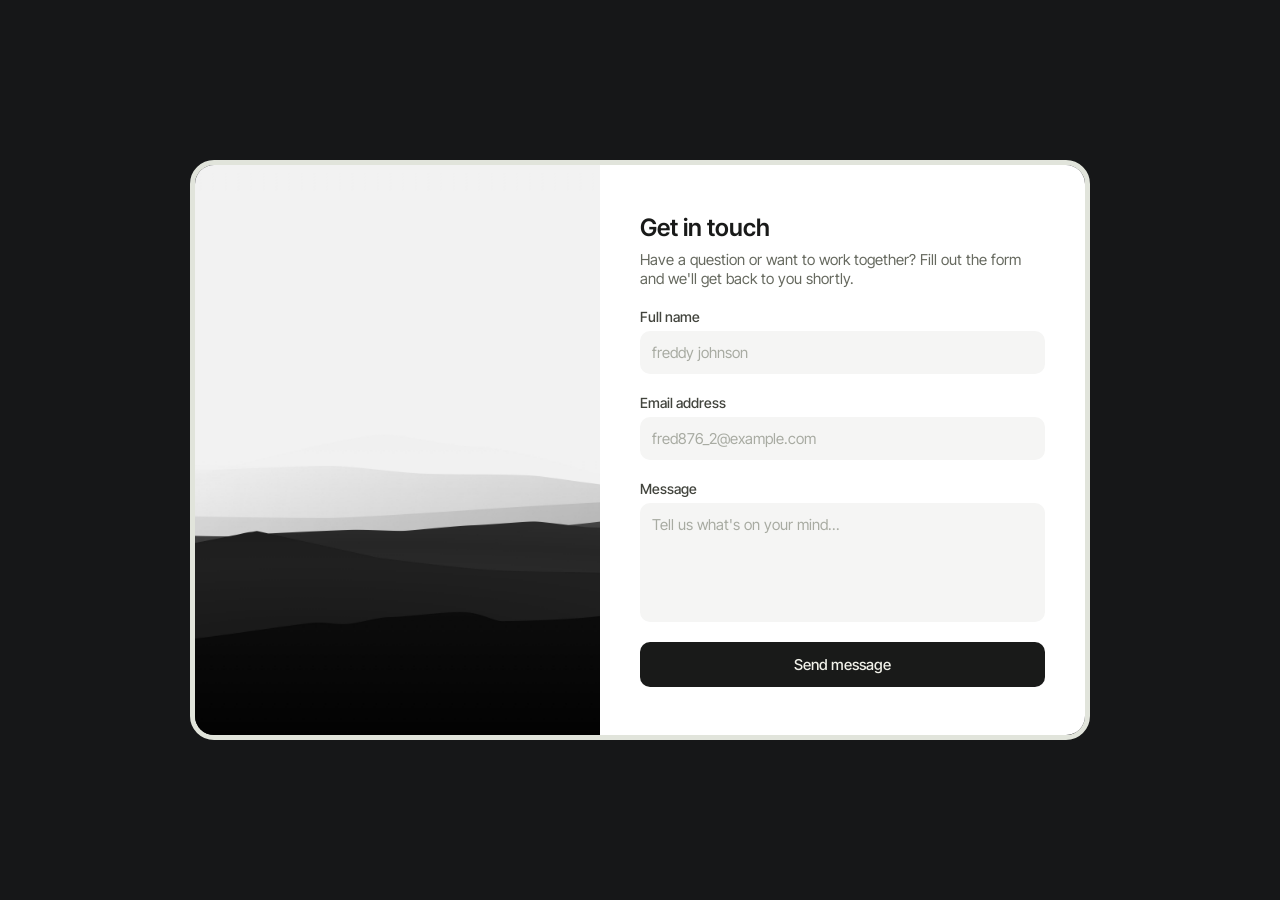
<file: contact-form/index.html>
<!DOCTYPE html>
<html lang="en">
<head>
    <meta charset="UTF-8">
    <!-- this ensures that the website is exactly matching the user's actual screen and allows some auto scaling -->
    <meta name="viewport" content="width=device-width, initial-scale=1.0">
    <title>Get In Touch</title>
    <!-- linking the external css file here -->
    <link rel="stylesheet" href="main.css">
</head>
<body>

    <!-- wrapper just centers the contact card on the page -->
    <div class="wrapper">
        <!-- splitting into two halves — image on the left, form on the right -->
        <div class="contact">

            <div class="contact-image">
                <img src="image.png" alt="Contact" />
            </div>

            <div class="contact-form">
                <h2>Get in touch</h2>
                <p>Have a question or want to work together? Fill out the form and we'll get back to you shortly.</p>

                <!-- each field is its own form-group so the label and input stack cleanly -->
                <div class="form-group">
                    <label for="name">Full name</label>
                    <input type="text" id="name" placeholder="freddy johnson" />
                </div>

                <div class="form-group">
                    <label for="email">Email address</label>
                    <input type="email" id="email" placeholder="fred876_2@example.com" />
                </div>

                <div class="form-group">
                    <label for="message">Message</label>
                    <textarea id="message" rows="5" placeholder="Tell us what's on your mind..."></textarea>
                </div>

                <a href="#" class="btn">Send message</a>
            </div>

        </div>
    </div>

</body>
</html>
</file>
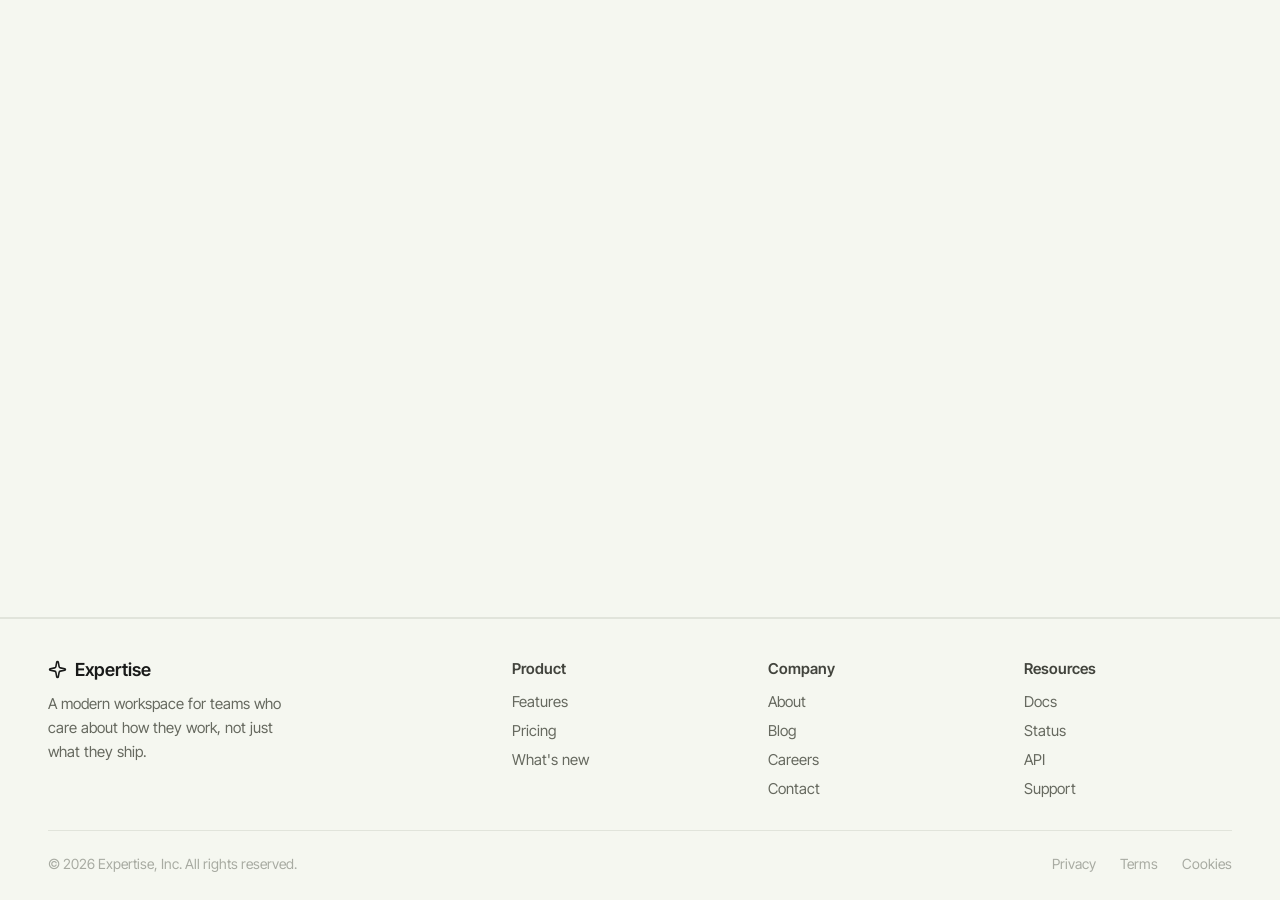
<file: footer/index.html>
<!DOCTYPE html>
<html lang="en">
<head>
    <meta charset="UTF-8">
    <!-- this ensures that the website is extactly matching the user's actual screen and allows some auto scaling -->
    <meta name="viewport" content="width=device-width, initial-scale=1.0">
    <title>Footer</title>
    <!-- linking the external css file here -->
    <link rel="stylesheet" href="main.css">
</head>
<body>

    <!-- i set the wrapper over the entire page, just a habit so that i can put the footer at the bottom -->
    <!-- u can see that i went for a similar style like the pricing section -->
    <div class="wrapper">
        <div class="footer">
            <!-- i seperated the top footer which includes the actual footer and the bottom bottom footer which is just the copyright stuff and terms & legal stuff because it will be easier for me and i can just use simple flexbox on it -->
            <div class="top-footer">
                <div class="brand-info">
                    <div class="brand-logo">
                        <div class="brand-logo-mark">
                            <svg xmlns="http://www.w3.org/2000/svg" width="24" height="24" viewBox="0 0 24 24" fill="none" stroke="currentColor" stroke-width="2" stroke-linecap="round" stroke-linejoin="round" class="lucide lucide-sparkle-icon lucide-sparkle"><path d="M11.017 2.814a1 1 0 0 1 1.966 0l1.051 5.558a2 2 0 0 0 1.594 1.594l5.558 1.051a1 1 0 0 1 0 1.966l-5.558 1.051a2 2 0 0 0-1.594 1.594l-1.051 5.558a1 1 0 0 1-1.966 0l-1.051-5.558a2 2 0 0 0-1.594-1.594l-5.558-1.051a1 1 0 0 1 0-1.966l5.558-1.051a2 2 0 0 0 1.594-1.594z"/></svg>
                        </div>
                        <span class="brand-name">Expertise</span>
                    </div>
                    <p>A modern workspace for teams who care about how they work, not just what they ship.</p>
                </div>

                <!-- just naming each div the same so i can style it once and it applies to all -->
                <div class="product">
                    <h2>Product</h2>
                    <a href="#">Features</a>
                    <a href="#">Pricing</a>
                    <a href="#">What's new</a>
                </div>

                <div class="product">
                    <h2>Company</h2>
                    <a href="#">About</a>
                    <a href="#">Blog</a>
                    <a href="#">Careers</a>
                    <a href="#">Contact</a> 
                    <!-- using anchor tags (<a>) cus it acts like a link which is better than button, same thing tho, i use just anchor tags -->
                </div>

                <div class="product">
                    <h2>Resources</h2>
                    <a href="#">Docs</a>
                    <a href="#">Status</a>
                    <a href="#">API</a>
                    <a href="#">Support</a>
                </div>
            </div>

            <div class="bottom-footer">
                <p>© 2026 Expertise, Inc. All rights reserved.</p>
                <div class="extra-footer">
                    <a href="#">Privacy</a>
                    <a href="#">Terms</a>
                    <a href="#">Cookies</a>
                </div>
            </div>

        </div>
    </div>

</body>
</html>
</file>
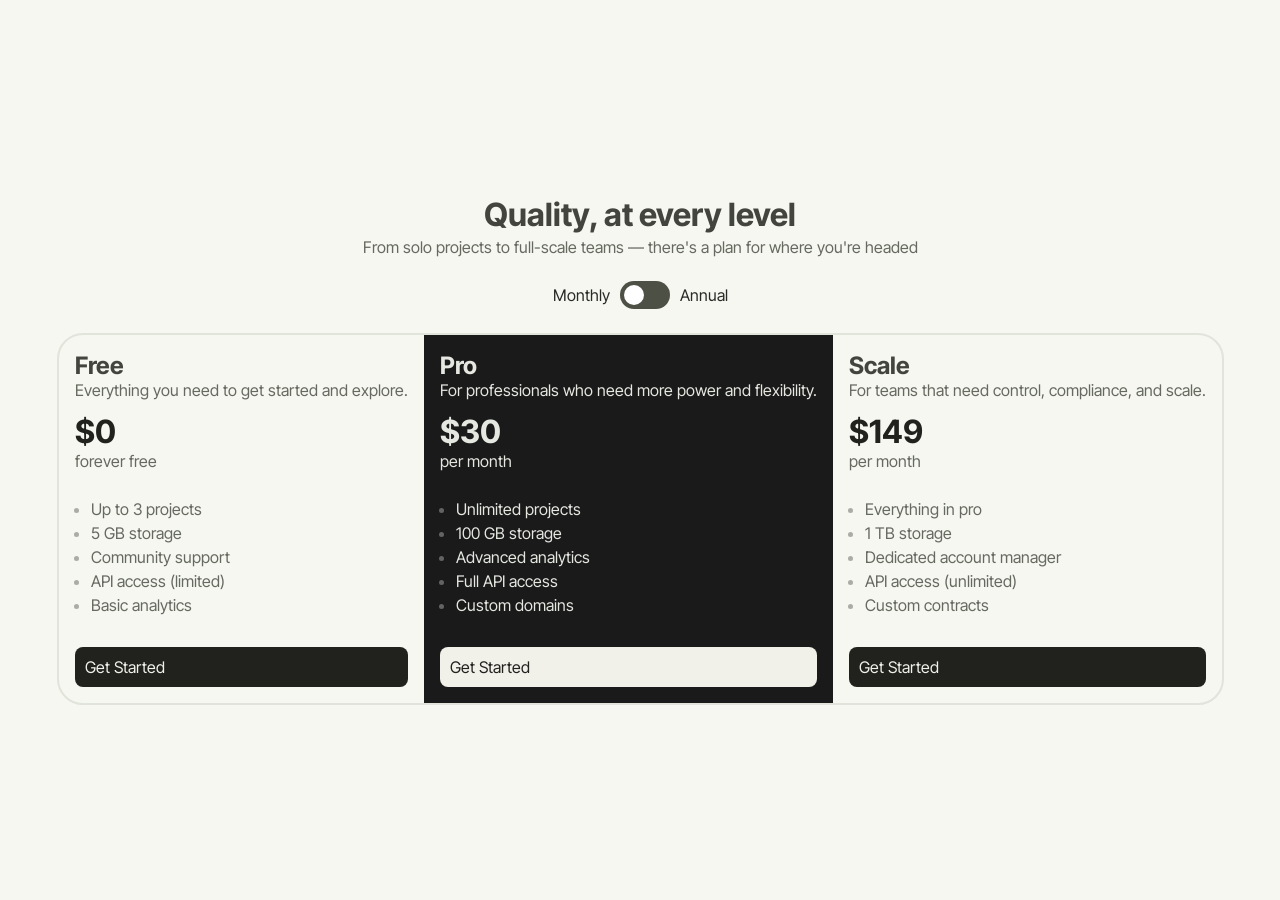
<file: pricing/index.html>
<!DOCTYPE html>
<html lang="en">
<head>
    <meta charset="UTF-8">
    <!-- this ensures that the website is extactly matching the user's actual screen and allows some auto scaling -->
    <meta name="viewport" content="width=device-width, initial-scale=1.0">
    <title>Pricing Cards</title>
    <!-- linking the external css file here -->
    <link rel="stylesheet" href="main.css">
</head>
<body>

    <div class="profile-wrapper">
        <div class="header">
            <h1>Quality, at every level</h1>
            <p>From solo projects to full-scale teams — there's a plan for where you're headed</p>
        </div>

        <!-- monthly/annual toggle — just visual for now, no js wired up yet -->
        <div class="toggle-wrapper">
            <span class="label">Monthly</span>
            <label class="switch">
                <input type="checkbox">
                <span class="slider"></span>
            </label>
            <span class="label">Annual</span>
        </div>

        <div class="profile-cards">
            <div class="card">
                <div class="card-header">
                    <h2>Free</h2>
                    <p>Everything you need to get started and explore.</p>
                </div>
                <div class="card-price">
                    <h1>$0</h1>
                    <span>forever free</span>
                </div>

                <ul class="features">
                    <li>Up to 3 projects</li>
                    <li>5 GB storage</li>
                    <li>Community support</li>
                    <li>API access (limited)</li>
                    <li>Basic analytics</li>
                </ul>
                <a href="#" class="btn">Get Started</a>
            </div>

            <!-- pro is the featured plan so it gets a special-card class to stand out with the dark bg -->
            <div class="card special-card">
                <div class="special-card-header">
                    <h2>Pro</h2>
                    <p>For professionals who need more power and flexibility.</p>
                </div>
                <div class="special-card-price">
                    <h1>$30</h1>
                    <span>per month</span>
                </div>

                <ul class="special-features">
                    <li>Unlimited projects</li>
                    <li>100 GB storage</li>
                    <li>Advanced analytics</li>
                    <li>Full API access</li>
                    <li>Custom domains</li>
                </ul>
                <a href="#" class="special-btn">Get Started</a>
            </div>
            <div class="card">
                <div class="card-header">
                    <h2>Scale</h2>
                    <p>For teams that need control, compliance, and scale.</p>
                </div>
                <div class="card-price">
                    <h1>$149</h1>
                    <span>per month</span>
                </div>

                <ul class="features">
                    <li>Everything in pro</li>
                    <li>1 TB storage</li>
                    <li>Dedicated account manager</li>
                    <li>API access (unlimited)</li>
                    <li>Custom contracts</li>
                </ul>

                <a href="#" class="btn">Get Started</a>
            </div>
        </div>
    </div>

</body>
</html>
</file>
<file: contact-form/main.css>
@import url('https://fonts.googleapis.com/css2?family=Alan+Sans:wght@300..900&family=BBH+Bartle&family=Changa+One:ital@0;1&family=Google+Sans+Flex:opsz,wght@6..144,1..1000&family=Google+Sans:ital,opsz,wght@0,17..18,400..700;1,17..18,400..700&family=Instrument+Serif:ital@0;1&family=Inter+Tight:ital,wght@0,100..900;1,100..900&family=Inter:ital,opsz,wght@0,14..32,100..900;1,14..32,100..900&family=Montserrat:ital,wght@0,100..900;1,100..900&family=Nunito:ital,wght@0,200..1000;1,200..1000&family=Open+Sans:ital,wght@0,300..800;1,300..800&family=Quicksand:wght@300..700&family=Roboto:ital,wght@0,100..900;1,100..900&family=Rubik:ital,wght@0,300..900;1,300..900&display=swap');

/* resetting browser defaults, and box-sizing border-box so padding doesn't mess up widths */
* {
    border: 0;
    padding: 0;
    margin: 0;
    box-sizing: border-box;
}

body {
    font-family: "Inter Tight", sans-serif;
    background-color: #161718;
}

/* full viewport centering, padding so the card doesn't touch the edges on smaller screens */
.wrapper {
    min-height: 100vh;
    display: flex;
    align-items: center;
    justify-content: center;
    padding: 48px;
}

/* the outer card, overflow hidden is important here so the image corners clip to the border-radius */
.contact {
    display: flex;
    flex-direction: row;
    border: 5px solid #e1e4db;
    border-radius: 24px;
    overflow: hidden;
    max-width: 900px;
    width: 100%;
}

/* left image */
.contact-image {
    flex: 1;
}

.contact-image img {
    width: 100%;
    height: 100%;
    object-fit: cover;
    display: block;
}

/* right form */
.contact-form {
    flex: 1;
    background-color: #ffffff;
    padding: 48px 40px;
    display: flex;
    flex-direction: column;
    gap: 20px;
}

.contact-form h2 {
    font-size: 24px;
    font-weight: 600;
    color: #191a19;
    margin-bottom: -12px;
}

.contact-form p {
    font-size: 15px;
    color: #66695f;
}

.form-group {
    display: flex;
    flex-direction: column;
    gap: 6px;
}

.form-group label {
    font-size: 14px;
    font-weight: 500;
    color: #42443d;
}

/* styling both input and textarea the same so they look consistent */
.form-group input,
.form-group textarea {
    font-family: "Inter Tight", sans-serif;
    font-size: 15px;
    color: #191a19;
    background-color: #f5f5f4;
    border-radius: 10px;
    padding: 12px 12px;
    outline: none;
    transition: border-color 0.15s, background-color 0.15s;
    resize: none;
}

.form-group input::placeholder,
.form-group textarea::placeholder {
    color: #a8aba2;
}

.form-group input:focus,
.form-group textarea:focus {
    border-color: #4d5044;
    background-color: #f5f5f498;
}

.btn {
    display: block;
    text-align: center;
    background-color: #191a19;
    color: #f1f1e9;
    font-family: "Inter Tight", sans-serif;
    font-size: 15px;
    font-weight: 500;
    text-decoration: none;
    padding: 13px;
    border-radius: 10px;
    transition: background-color 0.15s;
}

.btn:hover {
    background-color: #2e2f2e;
}
</file>
<file: footer/main.css>
/* i import the font from google fonts */
@import url('https://fonts.googleapis.com/css2?family=Alan+Sans:wght@300..900&family=BBH+Bartle&family=Changa+One:ital@0;1&family=Google+Sans+Flex:opsz,wght@6..144,1..1000&family=Google+Sans:ital,opsz,wght@0,17..18,400..700;1,17..18,400..700&family=Instrument+Serif:ital@0;1&family=Inter+Tight:ital,wght@0,100..900;1,100..900&family=Inter:ital,opsz,wght@0,14..32,100..900;1,14..32,100..900&family=Montserrat:ital,wght@0,100..900;1,100..900&family=Nunito:ital,wght@0,200..1000;1,200..1000&family=Open+Sans:ital,wght@0,300..800;1,300..800&family=Quicksand:wght@300..700&family=Roboto:ital,wght@0,100..900;1,100..900&family=Rubik:ital,wght@0,300..900;1,300..900&display=swap');

/* im resetting the global styles so there isnt an unnecessary margins or paddings */
* {
    border: 0;
    padding: 0;
    margin: 0;
    box-sizing: border-box;
}

/* ensuring the page applies the "inter tight" font family and uses sans-serif if the browser doesnt support the first font & also setting the bg color to a creamy color*/
body {
    font-family: "Inter Tight", sans-serif;
    background-color: #f5f7f0;
}

/* setting the wrapper to 100 vh which is almost the full screen basically */
.wrapper {
    min-height: 100vh;
    display: flex;
    align-items: flex-end; 
    /*flex-end allows me to put the actual wrapper at the bottom of the page which is where most footers are */
}

.footer {
    width: 100%;
    background-color: #f5f7f0;
    border-top: 2px solid #e1e4db;
    padding: 40px 48px 28px;
}

/* top row */
.top-footer {
    display: flex;
    flex-direction: row;
    gap: 48px;
    padding-bottom: 32px;
    border-bottom: 1px solid #e1e4db;
}

/* brand col */
.brand-info {
    flex: 2;
    display: flex;
    flex-direction: column;
    gap: 12px;
}

.brand-logo {
    display: flex;
    align-items: center;
    gap: 8px;
}

.brand-logo-mark {
    display: flex;
    align-items: center;
    justify-content: center;
    color: #191a19;
}

.brand-logo-mark svg {
    width: 19px;
    height: 19px;
}

.brand-name {
    font-size: 18px;
    font-weight: 600;
    color: #191a19; 
    /* styling the text "Expertise" */
}

.brand-info p {
    font-size: 15px;
    color: #66695f;
    line-height: 1.6;
    max-width: 260px;
}

/* link cols */
.product {
    flex: 1;
    display: flex;
    flex-direction: column;
    gap: 10px;
}

.product h2 {
    font-size: 15px;
    font-weight: 600;
    color: #42443d;
    margin-bottom: 4px;
}

.product a {
    font-size: 15px;
    color: #66695f;
    text-decoration: none;
    transition: color 0.15s;
    width: fit-content;
}

.product a:hover {
    color: #191a19;
}

/* bottom bar */
.bottom-footer {
    display: flex;
    flex-direction: row;
    justify-content: space-between;
    align-items: center;
    padding-top: 24px;
    flex-wrap: wrap;
    gap: 12px;
}

.bottom-footer p {
    font-size: 14px;
    color: #a8aba2;
}

.extra-footer {
    display: flex;
    flex-direction: row;
    gap: 24px;
}

.extra-footer a {
    font-size: 14px;
    color: #a8aba2;
    text-decoration: none;
    transition: color 0.15s;
}

.extra-footer a:hover {
    color: #66695f;
}
</file>
<file: pricing/main.css>
@import url('https://fonts.googleapis.com/css2?family=Alan+Sans:wght@300..900&family=BBH+Bartle&family=Changa+One:ital@0;1&family=Google+Sans+Flex:opsz,wght@6..144,1..1000&family=Google+Sans:ital,opsz,wght@0,17..18,400..700;1,17..18,400..700&family=Instrument+Serif:ital@0;1&family=Inter+Tight:ital,wght@0,100..900;1,100..900&family=Inter:ital,opsz,wght@0,14..32,100..900;1,14..32,100..900&family=Montserrat:ital,wght@0,100..900;1,100..900&family=Nunito:ital,wght@0,200..1000;1,200..1000&family=Open+Sans:ital,wght@0,300..800;1,300..800&family=Quicksand:wght@300..700&family=Roboto:ital,wght@0,100..900;1,100..900&family=Rubik:ital,wght@0,300..900;1,300..900&display=swap');
/* font from google fonts */

/* resetting browser defaults so nothing looks weird, i always start with this */
* {
    border: 0;
    padding: 0;
    margin: 0;
}

body {
    font-family: "Inter Tight", sans-serif;
    background-color: #f5f7f0;
}

/* full page centering wrapper, min-height 100vh so it fills the screen even with little content */
.profile-wrapper {
    min-height: 100vh;
    display: flex;
    justify-content: center;
    align-items: center;
    flex-direction: column;
    gap: 24px;
}

.header {
    display: flex;
    justify-content: center;
    text-align: center;
    flex-direction: column;
    gap: 3px;
}
.header h1 {
    color: #42443d;
}
.header p {
    color: #66695f;
}


/* just keeping the monthly/annual labels and switch in a row */
.toggle-wrapper {
  display: flex;
  align-items: center;
  gap: 10px;
  font-family: inherit;

}

.label {
  font-size: 16px;
  color: #292928;
}

/* custom toggle — the actual input is hidden, all the visual stuff is handled by the slider */
.switch {
  position: relative;
  display: inline-block;
  width: 50px;
  height: 28px;
}

.switch input {
  opacity: 0;
  width: 0;
  height: 0;
}

.slider {
  position: absolute;
  cursor: pointer;
  inset: 0;
  background-color: #4d5044;
  transition: 0.1s;
  border-radius: 23px;
}

.slider::before {
  content: "";
  position: absolute;
  height: 20px;
  width: 20px;
  left: 4px;
  bottom: 4px;
  background-color: white;
  transition: 0.3s;
  border-radius: 50%;
}

.switch input:checked + .slider {
  background-color: #1a1a16;
}

.switch input:checked + .slider::before {
  transform: translateX(22px);
}


.profile-cards {
    display: flex;
    flex-direction: row;
    align-items: center;
    border: 2px solid #e1e4db;
    border-radius: 26px;
}



.card {
    display: flex;
    flex-direction: column;
    gap: 12px;
    padding: 16px;
}

/* dark bg for the pro card so it visually pops as the featured/recommended plan */
.special-card {
    background-color: #191a19;
}

.special-card-header {
    color: #e5e7e1;
}

.special-card-price {
    color: #e5e7e1;
}



.special-features {
    padding: 16px;
}
.special-features li {
    color: #e5e7e1;
    padding-bottom: 4px;
}
.special-features li::marker {
    color: #dad9d763;
}

.special-btn{
    padding: 10px;
    background-color: #f1f1e9;
    color: #21211e;
    font-family: inherit;
    text-decoration: none;
    border-radius: 8px;
}

.special-btn:hover{
    background-color: #e2e2da;

}
.card-header h2{
    color: #42443d;
}
.card-header p {
    color: #66695f;
}

.card-price h1 {
    color: #21221e;
}

.card-price span {
    color: #66695f;
}

.features {
    padding: 16px;
}
.features li {
    color: #66695f;
    padding-bottom: 4px;
}
.features li::marker {
    color: #36363663;
}

.btn {
    padding: 10px;
    background-color: #21221e;
    color: #f1f1e9;
    font-family: inherit;
    text-decoration: none;
    border-radius: 8px;

}

.btn:hover {
    background-color: #161615;

}


/* the little divider line on each side of the footer text — using ::before and ::after for that */
.footer {
  display: flex;
  align-items: center;
  text-align: center;
  gap: 10px;
  width: 100%;
}

.footer::before,
.footer::after {
  content: "";
  flex: 1;
  height: 1px;
  background: #d1d1cb3f;
}
</file>
